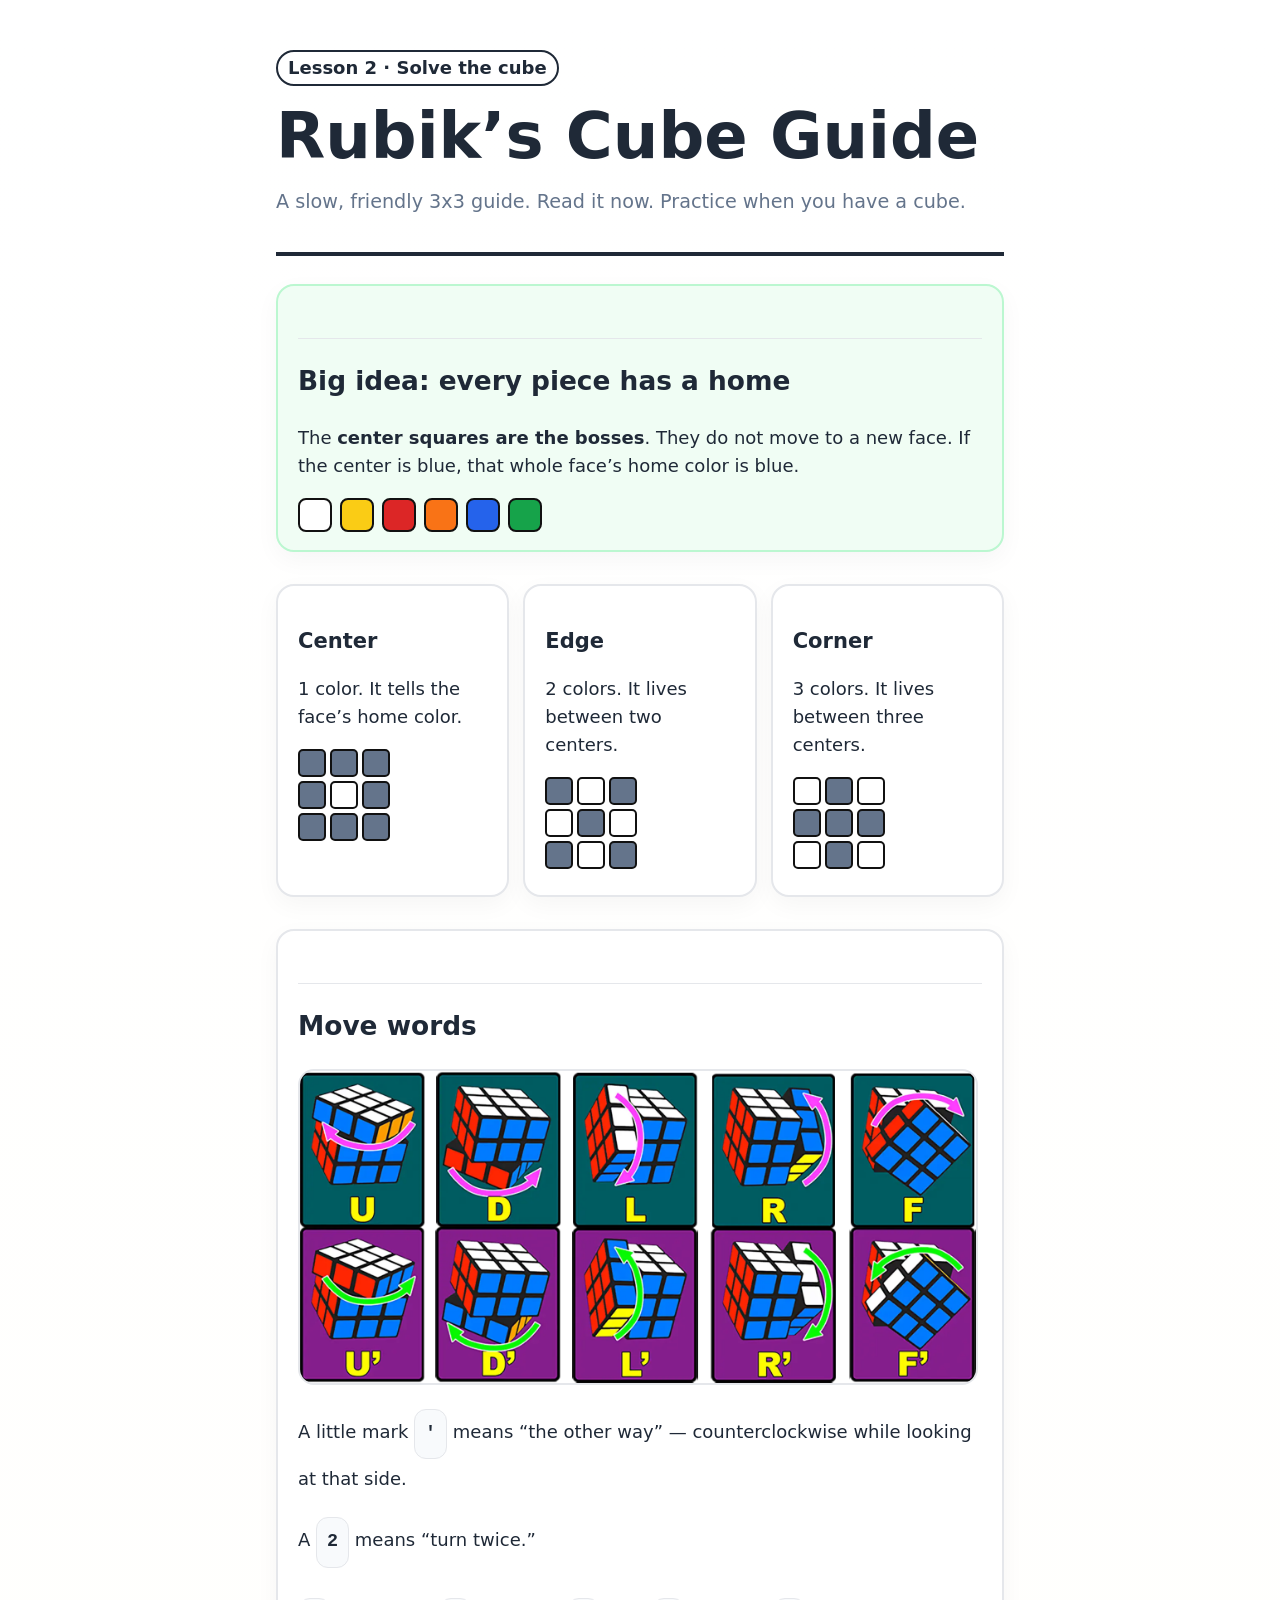
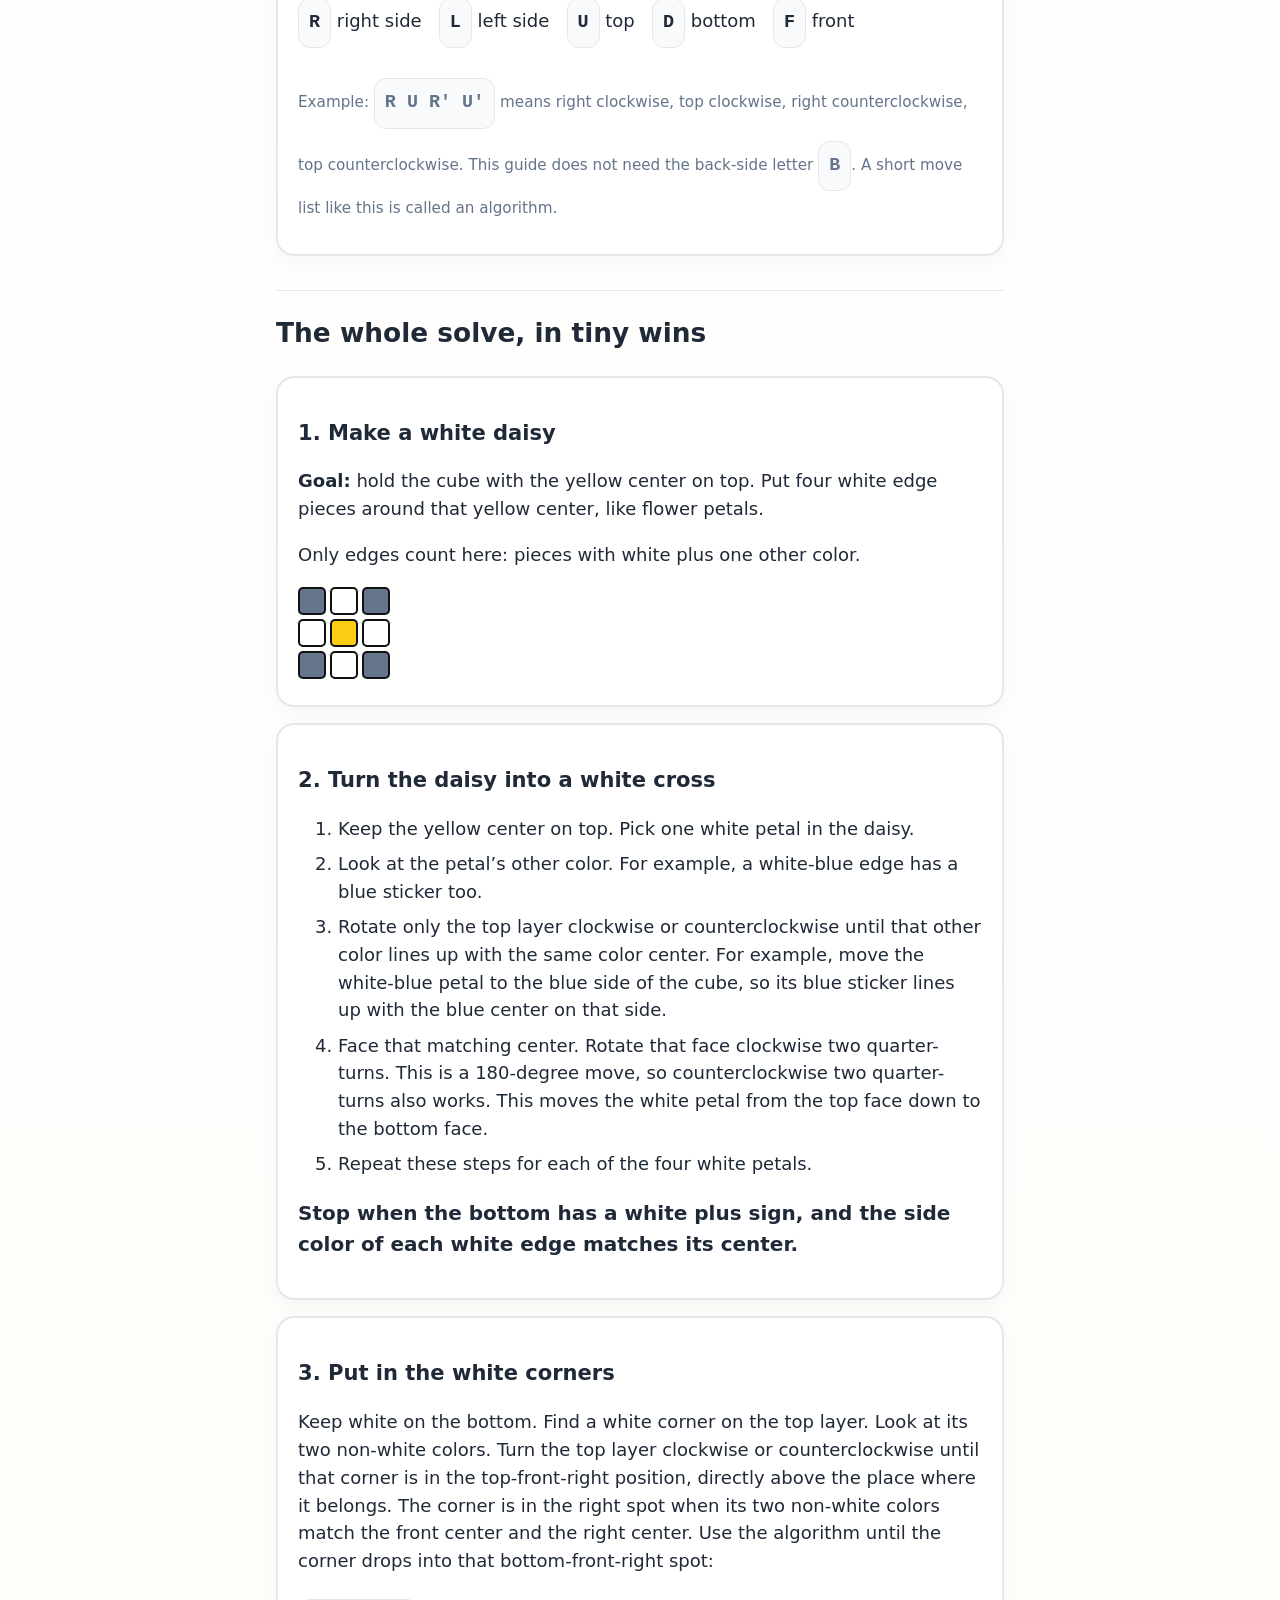
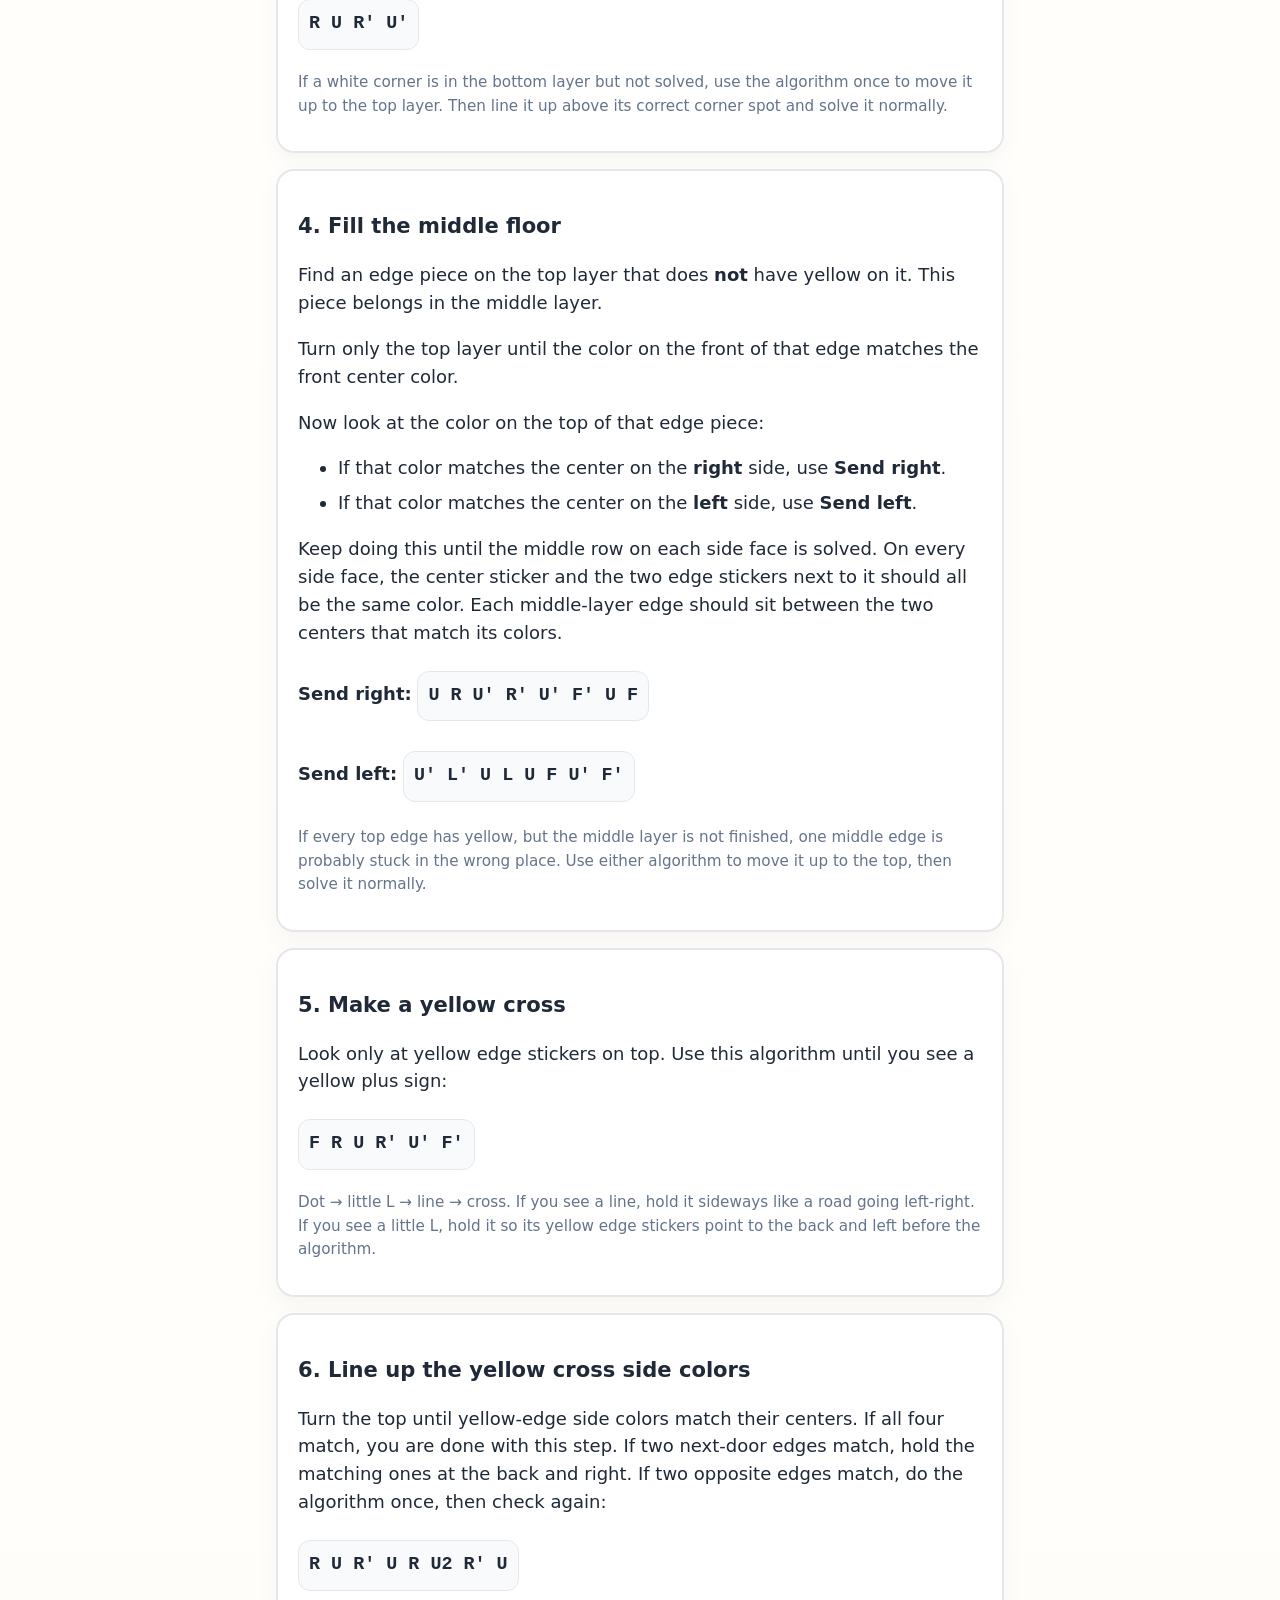
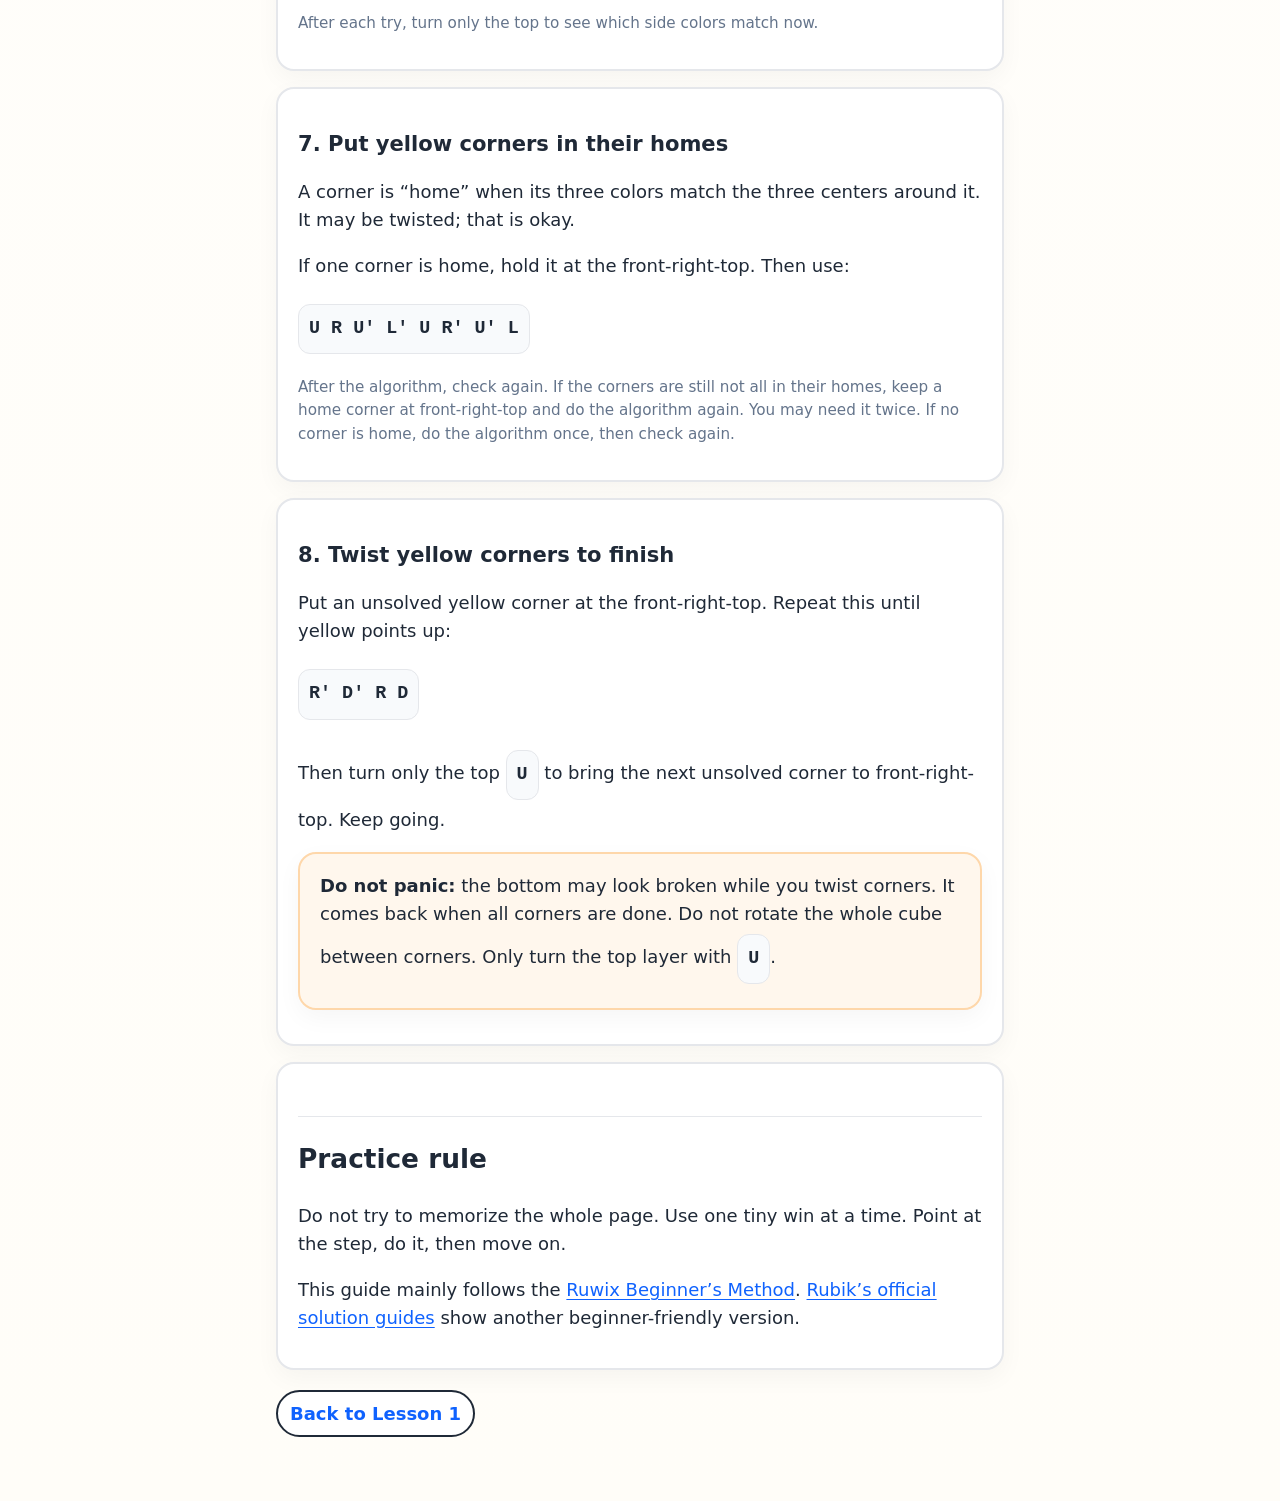
<file: index.html>
<!doctype html>
<html lang="en">
<head>
  <meta charset="utf-8">
  <meta name="viewport" content="width=device-width, initial-scale=1">
  <title>Kid-Friendly Rubik’s Cube Solve Guide</title>
  <link rel="stylesheet" href="assets/course.css">
</head>
<body>
<main>
<header>
  <p class="badge">Lesson 2 · Solve the cube</p>
  <h1>Rubik’s Cube Guide</h1>
  <p class="subtitle">A slow, friendly 3x3 guide. Read it now. Practice when you have a cube.</p>
</header>

<section class="card win">
  <h2>Big idea: every piece has a home</h2>
  <p>The <b>center squares are the bosses</b>. They do not move to a new face. If the center is blue, that whole face’s home color is blue.</p>
  <div class="colors" aria-label="cube colors"><span class="swatch white"></span><span class="swatch yellow"></span><span class="swatch red"></span><span class="swatch orange"></span><span class="swatch blue"></span><span class="swatch green"></span></div>
</section>

<section class="grid">
  <div class="card">
      <h3>Center</h3>
      <p>1 color. It tells the face’s home color.</p>
      <div class="face" aria-label="white daisy around yellow center">
        <span class="sq muted"></span><span class="sq muted"></span><span class="sq muted"></span>
        <span class="sq muted"></span><span class="sq white"></span><span class="sq muted"></span>
        <span class="sq muted"></span><span class="sq muted"></span><span class="sq muted"></span>
      </div>
  </div>
  <div class="card">
      <h3>Edge</h3>
      <p>2 colors. It lives between two centers.</p>
      <div class="face" aria-label="white daisy around yellow center">
        <span class="sq muted"></span><span class="sq white"></span><span class="sq muted"></span>
        <span class="sq white"></span><span class="sq muted"></span><span class="sq white"></span>
        <span class="sq muted"></span><span class="sq white"></span><span class="sq muted"></span>
      </div>
  </div>
  <div class="card">
      <h3>Corner</h3>
      <p>3 colors. It lives between three centers.</p>
      <div class="face" aria-label="white daisy around yellow center">
        <span class="sq white"></span><span class="sq muted"></span><span class="sq white"></span>
        <span class="sq muted"></span><span class="sq muted"></span><span class="sq muted"></span>
        <span class="sq white"></span><span class="sq muted"></span><span class="sq white"></span>
      </div>
  </div>
</section>

<section class="card">
  <h2>Move words</h2>
  <figure class="step-figure moves-figure">
    <img src="assets/moves-diagram.webp" alt="Diagram showing Rubik’s Cube move letters">
  </figure>
  <p>A little mark <span class="algo">'</span> means “the other way” — counterclockwise while looking at that side.</p>
  <p>A <span class="algo">2</span> means “turn twice.”</p>
  <p><span class="algo">R</span> right side &nbsp; <span class="algo">L</span> left side &nbsp; <span class="algo">U</span> top &nbsp; <span class="algo">D</span> bottom &nbsp; <span class="algo">F</span> front</p>
  <p class="small">Example: <span class="algo">R U R' U'</span> means right clockwise, top clockwise, right counterclockwise, top counterclockwise. This guide does not need the back-side letter <span class="algo">B</span>. A short move list like this is called an algorithm.</p>
</section>

<section>
  <h2>The whole solve, in tiny wins</h2>

  <div class="step">
    <h3>1. Make a white daisy</h3>
    <!--
    <figure class="step-figure">
      <img src="assets/01.webp" alt="Step 1: a white daisy around the yellow center of the cube">
      <figcaption>Step 1 picture: the white daisy.</figcaption>
    </figure>
    -->
    <p><b>Goal:</b> hold the cube with the yellow center on top. Put four white edge pieces around that yellow center, like flower petals.</p>
    <p>Only edges count here: pieces with white plus one other color.</p>
    <div class="face" aria-label="white daisy around yellow center">
      <span class="sq muted"></span><span class="sq white"></span><span class="sq muted"></span>
      <span class="sq white"></span><span class="sq yellow"></span><span class="sq white"></span>
      <span class="sq muted"></span><span class="sq white"></span><span class="sq muted"></span>
    </div>
  </div>

  <div class="step">
    <h3>2. Turn the daisy into a white cross</h3>
    <!--
    <figure class="step-figure">
      <img src="assets/02.webp" alt="Step 2: the white cross on the cube">
      <figcaption>Step 2 picture: the white cross.</figcaption>
    </figure>
    -->
    <ol class="checklist">
      <li>Keep the yellow center on top. Pick one white petal in the daisy.</li>
      <li>Look at the petal’s other color. For example, a white-blue edge has a blue sticker too.</li>
      <li>Rotate only the top layer clockwise or counterclockwise until that other color lines up with the same color center. For example, move the white-blue petal to the blue side of the cube, so its blue sticker lines up with the blue center on that side.</li>
      <li>Face that matching center. Rotate that face clockwise two quarter-turns. This is a 180-degree move, so counterclockwise two quarter-turns also works. This moves the white petal from the top face down to the bottom face.</li>
      <li>Repeat these steps for each of the four white petals.</li>
    </ol>
    <p class="big">Stop when the bottom has a white plus sign, and the side color of each white edge matches its center.</p>
  </div>

  <div class="step">
    <h3>3. Put in the white corners</h3>
    <!--
    <figure class="step-figure">
      <img src="assets/03.webp" alt="Step 3: white corners placed to complete the white face">
      <figcaption>Step 3 picture: the white corners.</figcaption>
    </figure>
    -->
    <p>Keep white on the bottom. Find a white corner on the top layer. Look at its two non-white colors. Turn the top layer clockwise or counterclockwise until that corner is in the top-front-right position, directly above the place where it belongs. The corner is in the right spot when its two non-white colors match the front center and the right center. Use the algorithm until the corner drops into that bottom-front-right spot:</p>
    <p class="algo">R U R' U'</p>
    <p class="small">If a white corner is in the bottom layer but not solved, use the algorithm once to move it up to the top layer. Then line it up above its correct corner spot and solve it normally.</p>
  </div>

  <div class="step">
    <h3>4. Fill the middle floor</h3>
    <!--
    <figure class="step-figure">
      <img src="assets/04.webp" alt="Step 4: middle layer edges filled in around the cube">
      <figcaption>Step 4 picture: the middle floor.</figcaption>
    </figure>
    -->
    <p>Find an edge piece on the top layer that does <b>not</b> have yellow on it. This piece belongs in the middle layer.</p>
    <p>Turn only the top layer until the color on the front of that edge matches the front center color.</p>
    <p>Now look at the color on the top of that edge piece:</p>
    <ul class="checklist">
      <li>If that color matches the center on the <b>right</b> side, use <b>Send right</b>.</li>
      <li>If that color matches the center on the <b>left</b> side, use <b>Send left</b>.</li>
    </ul>
    <p>Keep doing this until the middle row on each side face is solved. On every side face, the center sticker and the two edge stickers next to it should all be the same color. Each middle-layer edge should sit between the two centers that match its colors.</p>
    <p><b>Send right:</b> <span class="algo">U R U' R' U' F' U F</span></p>
    <p><b>Send left:</b> <span class="algo">U' L' U L U F U' F'</span></p>
    <p class="small">If every top edge has yellow, but the middle layer is not finished, one middle edge is probably stuck in the wrong place. Use either algorithm to move it up to the top, then solve it normally.</p>
  </div>

  <div class="step">
    <h3>5. Make a yellow cross</h3>
    <!--
    <figure class="step-figure">
      <img src="assets/05.webp" alt="Step 5: yellow cross on the top of the cube">
      <figcaption>Step 5 picture: the yellow cross.</figcaption>
    </figure>
    -->
    <p>Look only at yellow edge stickers on top. Use this algorithm until you see a yellow plus sign:</p>
    <p class="algo">F R U R' U' F'</p>
    <p class="small">Dot → little L → line → cross. If you see a line, hold it sideways like a road going left-right. If you see a little L, hold it so its yellow edge stickers point to the back and left before the algorithm.</p>
  </div>

  <div class="step">
    <h3>6. Line up the yellow cross side colors</h3>
    <!--
    <figure class="step-figure">
      <img src="assets/06.webp" alt="Step 6: yellow cross side colors lined up with their centers">
      <figcaption>Step 6 picture: lined-up yellow cross sides.</figcaption>
    </figure>
    -->
    <p>Turn the top until yellow-edge side colors match their centers. If all four match, you are done with this step. If two next-door edges match, hold the matching ones at the back and right. If two opposite edges match, do the algorithm once, then check again:</p>
    <p class="algo">R U R' U R U2 R' U</p>
    <p class="small">After each try, turn only the top to see which side colors match now.</p>
  </div>

  <div class="step">
    <h3>7. Put yellow corners in their homes</h3>
    <!--
    <figure class="step-figure">
      <img src="assets/07.webp" alt="Step 7: yellow corners moved into their correct homes">
      <figcaption>Step 7 picture: yellow corners in their homes.</figcaption>
    </figure>
    -->
    <p>A corner is “home” when its three colors match the three centers around it. It may be twisted; that is okay.</p>
    <p>If one corner is home, hold it at the front-right-top. Then use:</p>
    <p class="algo">U R U' L' U R' U' L</p>
    <p class="small">After the algorithm, check again. If the corners are still not all in their homes, keep a home corner at front-right-top and do the algorithm again. You may need it twice. If no corner is home, do the algorithm once, then check again.</p>
  </div>

  <div class="step">
    <h3>8. Twist yellow corners to finish</h3>
    <!--
    <figure class="step-figure">
      <img src="assets/08.webp" alt="Step 8: solved Rubik’s Cube after twisting the final yellow corners">
      <figcaption>Step 8 picture: the finished cube.</figcaption>
    </figure>
    -->
    <p>Put an unsolved yellow corner at the front-right-top. Repeat this until yellow points up:</p>
    <p class="algo">R' D' R D</p>
    <p>Then turn only the top <span class="algo">U</span> to bring the next unsolved corner to front-right-top. Keep going.</p>
    <p class="warn card"><b>Do not panic:</b> the bottom may look broken while you twist corners. It comes back when all corners are done. Do not rotate the whole cube between corners. Only turn the top layer with <span class="algo">U</span>.</p>
  </div>
</section>

<section class="card">
  <h2>Practice rule</h2>
  <p>Do not try to memorize the whole page. Use one tiny win at a time. Point at the step, do it, then move on.</p>
  <p>This guide mainly follows the <a href="https://ruwix.com/the-rubiks-cube/how-to-solve-the-rubiks-cube-beginners-method/">Ruwix Beginner’s Method</a>. <a href="https://www.rubiks.com/solution-guides">Rubik’s official solution guides</a> show another beginner-friendly version.</p>
</section>

<nav class="nav"><a href="lessons/0001-cube-language-and-first-goal.html">Back to Lesson 1</a></nav>
</main>
<script>
  (() => {
    const figure = document.querySelector('.moves-figure');
    const image = figure?.querySelector('img');
    if (!figure || !image) return;

    let startTop = 0;
    let stuck = false;

    const measure = () => {
      const rect = image.getBoundingClientRect();
      startTop = rect.top + window.scrollY;
      figure.style.setProperty('--moves-left', `${rect.left}px`);
      figure.style.setProperty('--moves-width', `${rect.width}px`);
      figure.style.setProperty('--moves-height', `${rect.height}px`);
    };

    const update = () => {
      if (!stuck) measure();

      if (window.scrollY >= startTop && !stuck) {
        stuck = true;
        figure.classList.add('is-fixed');
      } else if (window.scrollY < startTop && stuck) {
        stuck = false;
        figure.classList.remove('is-fixed');
        measure();
      }
    };

    window.addEventListener('scroll', update, { passive: true });
    window.addEventListener('resize', () => {
      stuck = false;
      figure.classList.remove('is-fixed');
      measure();
      update();
    });
    image.addEventListener('load', measure);
    measure();
    update();
  })();
</script>
</body>
</html>
</file>
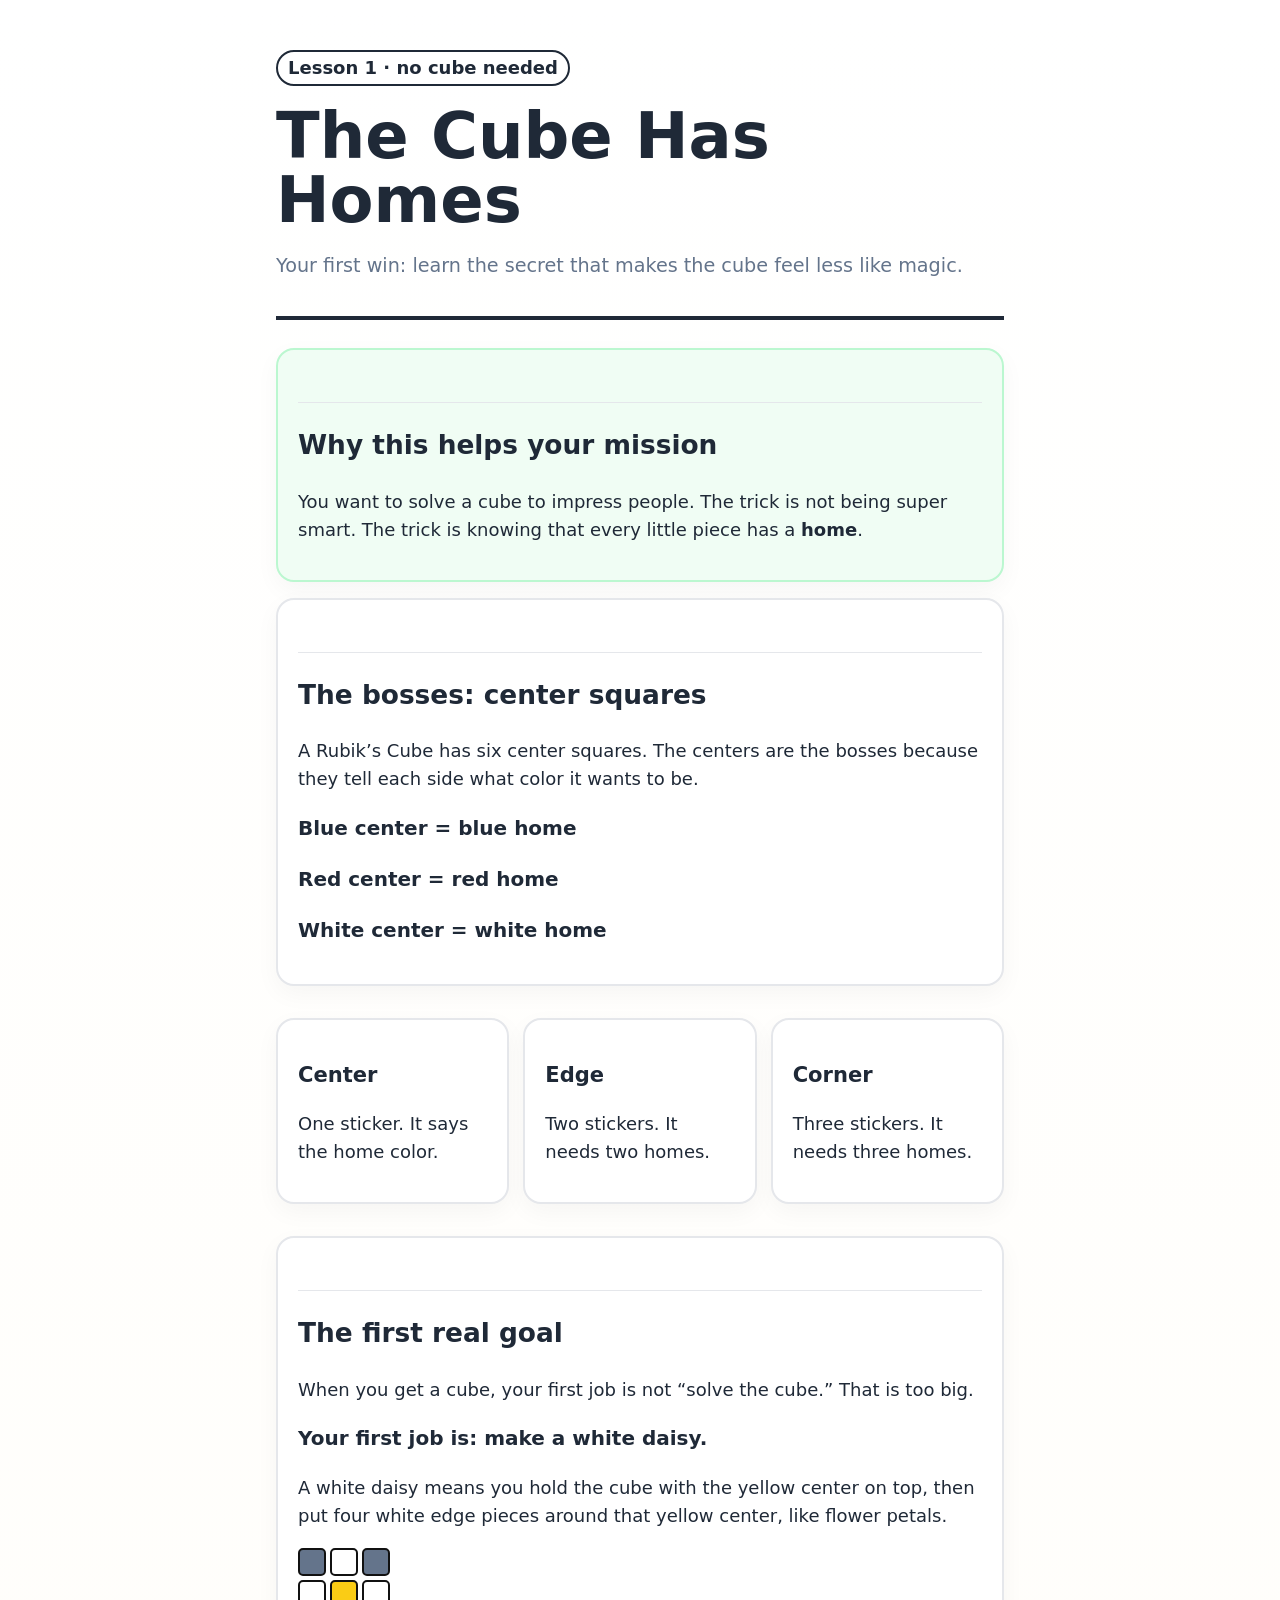
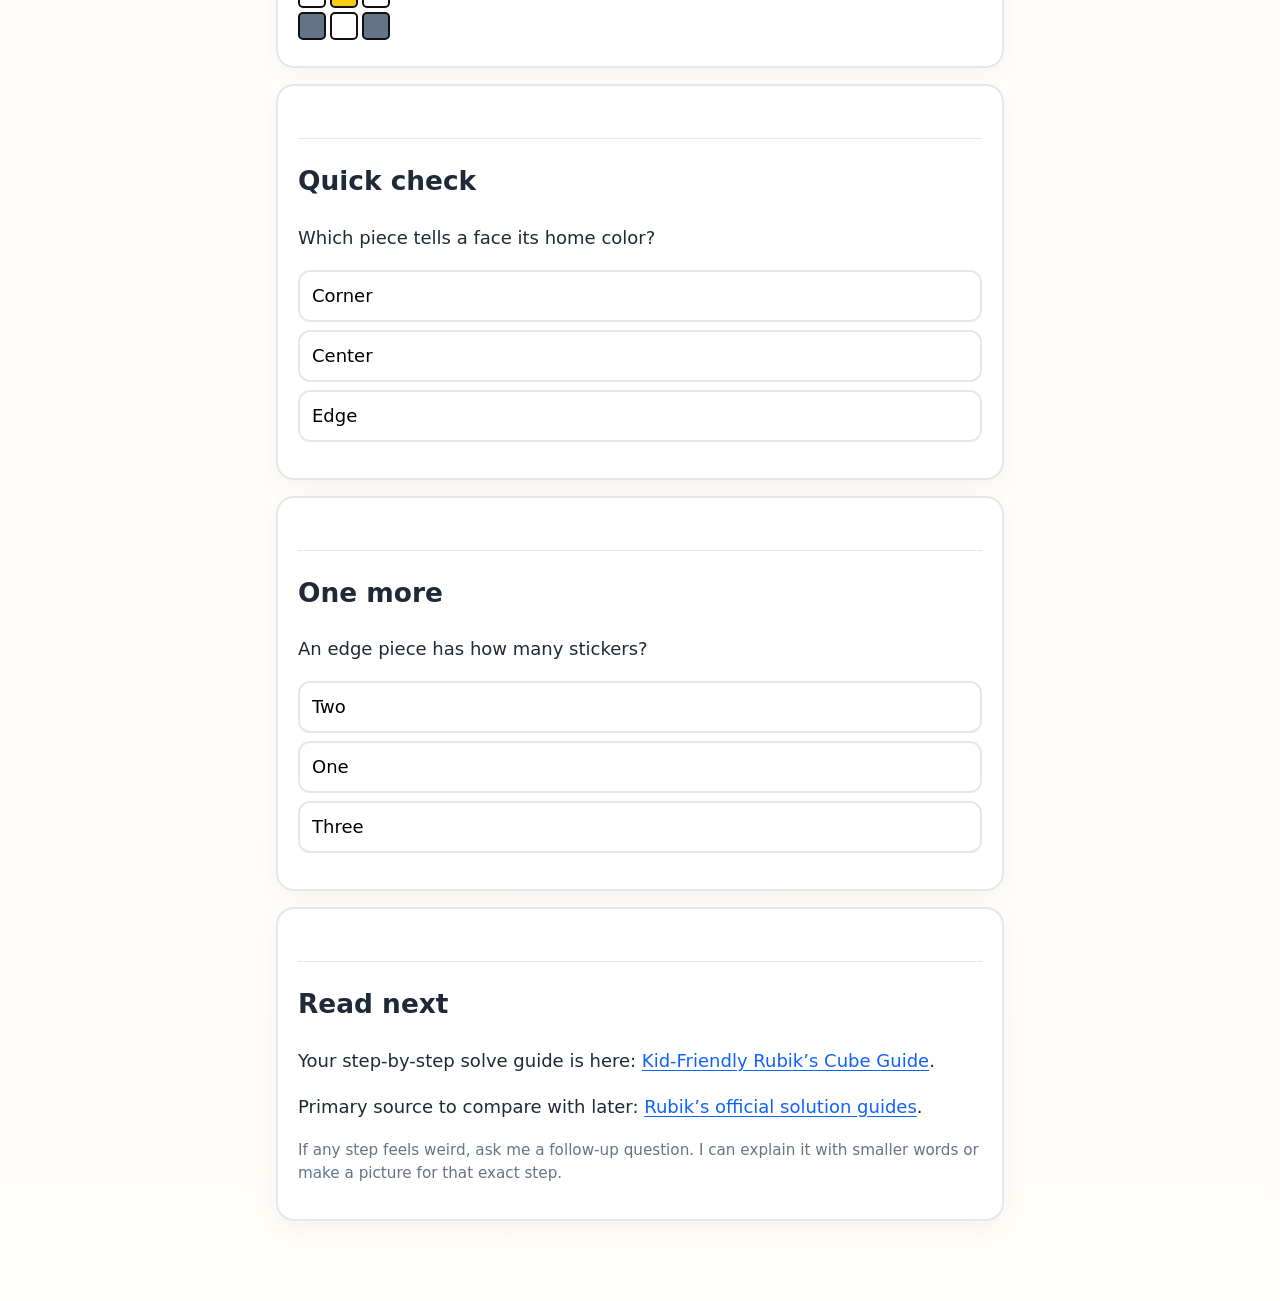
<file: lessons/0001-cube-language-and-first-goal.html>
<!doctype html>
<html lang="en">
<head>
  <meta charset="utf-8">
  <meta name="viewport" content="width=device-width, initial-scale=1">
  <title>Lesson 1: The Cube Has Homes</title>
  <link rel="stylesheet" href="../assets/course.css">
</head>
<body>
<main>
<header>
    <p class="badge">Lesson 1 · no cube needed</p>
  <h1>The Cube Has Homes</h1>
  <p class="subtitle">Your first win: learn the secret that makes the cube feel less like magic.</p>
</header>

<section class="card win">
  <h2>Why this helps your mission</h2>
  <p>You want to solve a cube to impress people. The trick is not being super smart. The trick is knowing that every little piece has a <b>home</b>.</p>
</section>

<section class="card">
  <h2>The bosses: center squares</h2>
  <p>A Rubik’s Cube has six center squares. The centers are the bosses because they tell each side what color it wants to be.</p>
  <p class="big">Blue center = blue home</p>
  <p class="big">Red center = red home</p>
  <p class="big">White center = white home</p>
</section>

<section class="grid">
  <div class="card"><h3>Center</h3><p>One sticker. It says the home color.</p></div>
  <div class="card"><h3>Edge</h3><p>Two stickers. It needs two homes.</p></div>
  <div class="card"><h3>Corner</h3><p>Three stickers. It needs three homes.</p></div>
</section>

<section class="card">
  <h2>The first real goal</h2>
  <p>When you get a cube, your first job is not “solve the cube.” That is too big.</p>
  <p class="big">Your first job is: make a white daisy.</p>
  <p>A white daisy means you hold the cube with the yellow center on top, then put four white edge pieces around that yellow center, like flower petals.</p>
  <div class="face" aria-label="white daisy around yellow center">
    <span class="sq muted"></span><span class="sq white"></span><span class="sq muted"></span>
    <span class="sq white"></span><span class="sq yellow"></span><span class="sq white"></span>
    <span class="sq muted"></span><span class="sq white"></span><span class="sq muted"></span>
  </div>
</section>

<section class="quiz" data-quiz>
  <h2>Quick check</h2>
  <p>Which piece tells a face its home color?</p>
  <button data-correct="false">Corner</button>
  <button data-correct="true">Center</button>
  <button data-correct="false">Edge</button>
  <p class="feedback" aria-live="polite"></p>
</section>

<section class="quiz" data-quiz>
  <h2>One more</h2>
  <p>An edge piece has how many stickers?</p>
  <button data-correct="true">Two</button>
  <button data-correct="false">One</button>
  <button data-correct="false">Three</button>
  <p class="feedback" aria-live="polite"></p>
</section>

<section class="card">
  <h2>Read next</h2>
  <p>Your step-by-step solve guide is here: <a href="../index.html">Kid-Friendly Rubik’s Cube Guide</a>.</p>
  <p>Primary source to compare with later: <a href="https://www.rubiks.com/solution-guides">Rubik’s official solution guides</a>.</p>
  <p class="small">If any step feels weird, ask me a follow-up question. I can explain it with smaller words or make a picture for that exact step.</p>
</section>
</main>
<script src="../assets/quiz.js"></script>
</body>
</html>
</file>
<file: assets/course.css>
:root {
    --ink: #1f2937;
    --muted: #64748b;
    --paper: #fffdf8;
    --card: #ffffff;
    --line: #e5e7eb;
    --blue: #2563eb;
    --yellow: #facc15;
    --green: #16a34a;
    --red: #dc2626;
    --orange: #f97316;
}
* {
    box-sizing: border-box;
}
body {
    margin: 0;
    background: linear-gradient(#ffffff, var(--paper));
    color: var(--ink);
    font-family:
        ui-rounded, "SF Pro Rounded", "Trebuchet MS", system-ui, sans-serif;
    line-height: 1.55;
    font-size: 18px;
}
main {
    max-width: 768px;
    margin: 0 auto;
    padding: 32px 20px 64px;
}
header {
    border-bottom: 4px solid var(--ink);
    margin-bottom: 28px;
    padding-bottom: 16px;
}
h1 {
    font-size: clamp(2rem, 6vw, 4rem);
    line-height: 1;
    margin: 0 0 10px;
}
h2 {
    font-size: 1.65rem;
    margin-top: 34px;
    border-top: 1px solid var(--line);
    padding-top: 22px;
}
h3 {
    margin-bottom: 6px;
}
.subtitle {
    font-size: 1.2rem;
    color: var(--muted);
    max-width: 720px;
}
.small {
    font-size: 0.95rem;
    color: var(--muted);
}
a {
    color: #0f62fe;
    text-underline-offset: 3px;
}
.card,
.step,
.quiz {
    background: var(--card);
    border: 2px solid var(--line);
    border-radius: 18px;
    padding: 18px 20px;
    margin: 16px 0;
    box-shadow: 0 8px 24px #0000000a;
}
.step-figure {
    margin: 14px 0 16px;
}
.step-figure img {
    display: block;
    width: 100%;
    max-width: 680px;
    height: auto;
    border: 2px solid var(--line);
    border-radius: 16px;
    background: white;
}
.moves-figure.is-fixed {
    height: var(--moves-height);
}
.moves-figure.is-fixed img {
    position: fixed;
    top: 0;
    left: var(--moves-left);
    z-index: 10;
    width: var(--moves-width);
    max-width: none;
}
.step-figure figcaption {
    font-size: 0.9rem;
    color: var(--muted);
    margin-top: 6px;
}
.win {
    border-color: #bbf7d0;
    background: #f0fdf4;
}
.warn {
    border-color: #fed7aa;
    background: #fff7ed;
}
.grid {
    display: grid;
    grid-template-columns: repeat(auto-fit, minmax(230px, 1fr));
    gap: 14px;
}
.badge {
    display: inline-block;
    border: 2px solid var(--ink);
    border-radius: 999px;
    padding: 2px 10px;
    font-weight: 800;
    background: white;
}
.algo {
    font-family: ui-monospace, SFMono-Regular, Menlo, monospace;
    font-size: 1.15rem;
    font-weight: 800;
    background: #f8fafc;
    border: 1px solid var(--line);
    border-radius: 12px;
    padding: 10px;
    display: inline-block;
    margin: 6px 0;
}
.big {
    font-size: 1.25rem;
    font-weight: 800;
}
.checklist li {
    margin: 0.45rem 0;
}
.colors {
    display: flex;
    gap: 8px;
    flex-wrap: wrap;
}
.swatch {
    width: 34px;
    height: 34px;
    border-radius: 8px;
    border: 2px solid #111;
}
.white {
    background: #fff;
}
.muted {
    background:var(--muted);
}
.yellow {
    background: var(--yellow);
}
.red {
    background: var(--red);
}
.orange {
    background: var(--orange);
}
.blue {
    background: var(--blue);
}
.green {
    background: var(--green);
}
.face {
    display: grid;
    grid-template-columns: repeat(3, 28px);
    gap: 4px;
    width: max-content;
    margin: 8px 0;
}
.sq {
    width: 28px;
    height: 28px;
    border: 2px solid #111;
    border-radius: 5px;
}
.quiz button {
    display: block;
    width: 100%;
    text-align: left;
    margin: 8px 0;
    padding: 10px 12px;
    border: 2px solid var(--line);
    border-radius: 12px;
    background: #fff;
    font: inherit;
    cursor: pointer;
}
.quiz button.correct {
    border-color: #22c55e;
    background: #dcfce7;
}
.quiz button.wrong {
    border-color: #ef4444;
    background: #fee2e2;
}
.feedback {
    font-weight: 800;
    margin-top: 8px;
}
.nav {
    display: flex;
    gap: 12px;
    flex-wrap: wrap;
    margin-top: 20px;
}
.nav a {
    border: 2px solid var(--ink);
    border-radius: 999px;
    padding: 8px 12px;
    text-decoration: none;
    background: white;
    font-weight: 800;
}
@media print {
    body {
        background: white;
        font-size: 14px;
    }
    main {
        max-width: none;
        padding: 0;
    }
    .card,
    .step,
    .quiz {
        box-shadow: none;
        break-inside: avoid;
    }
    header {
        break-after: avoid;
    }
    .nav,
    .quiz {
        display: none;
    }
    a {
        color: inherit;
    }
}
</file>
